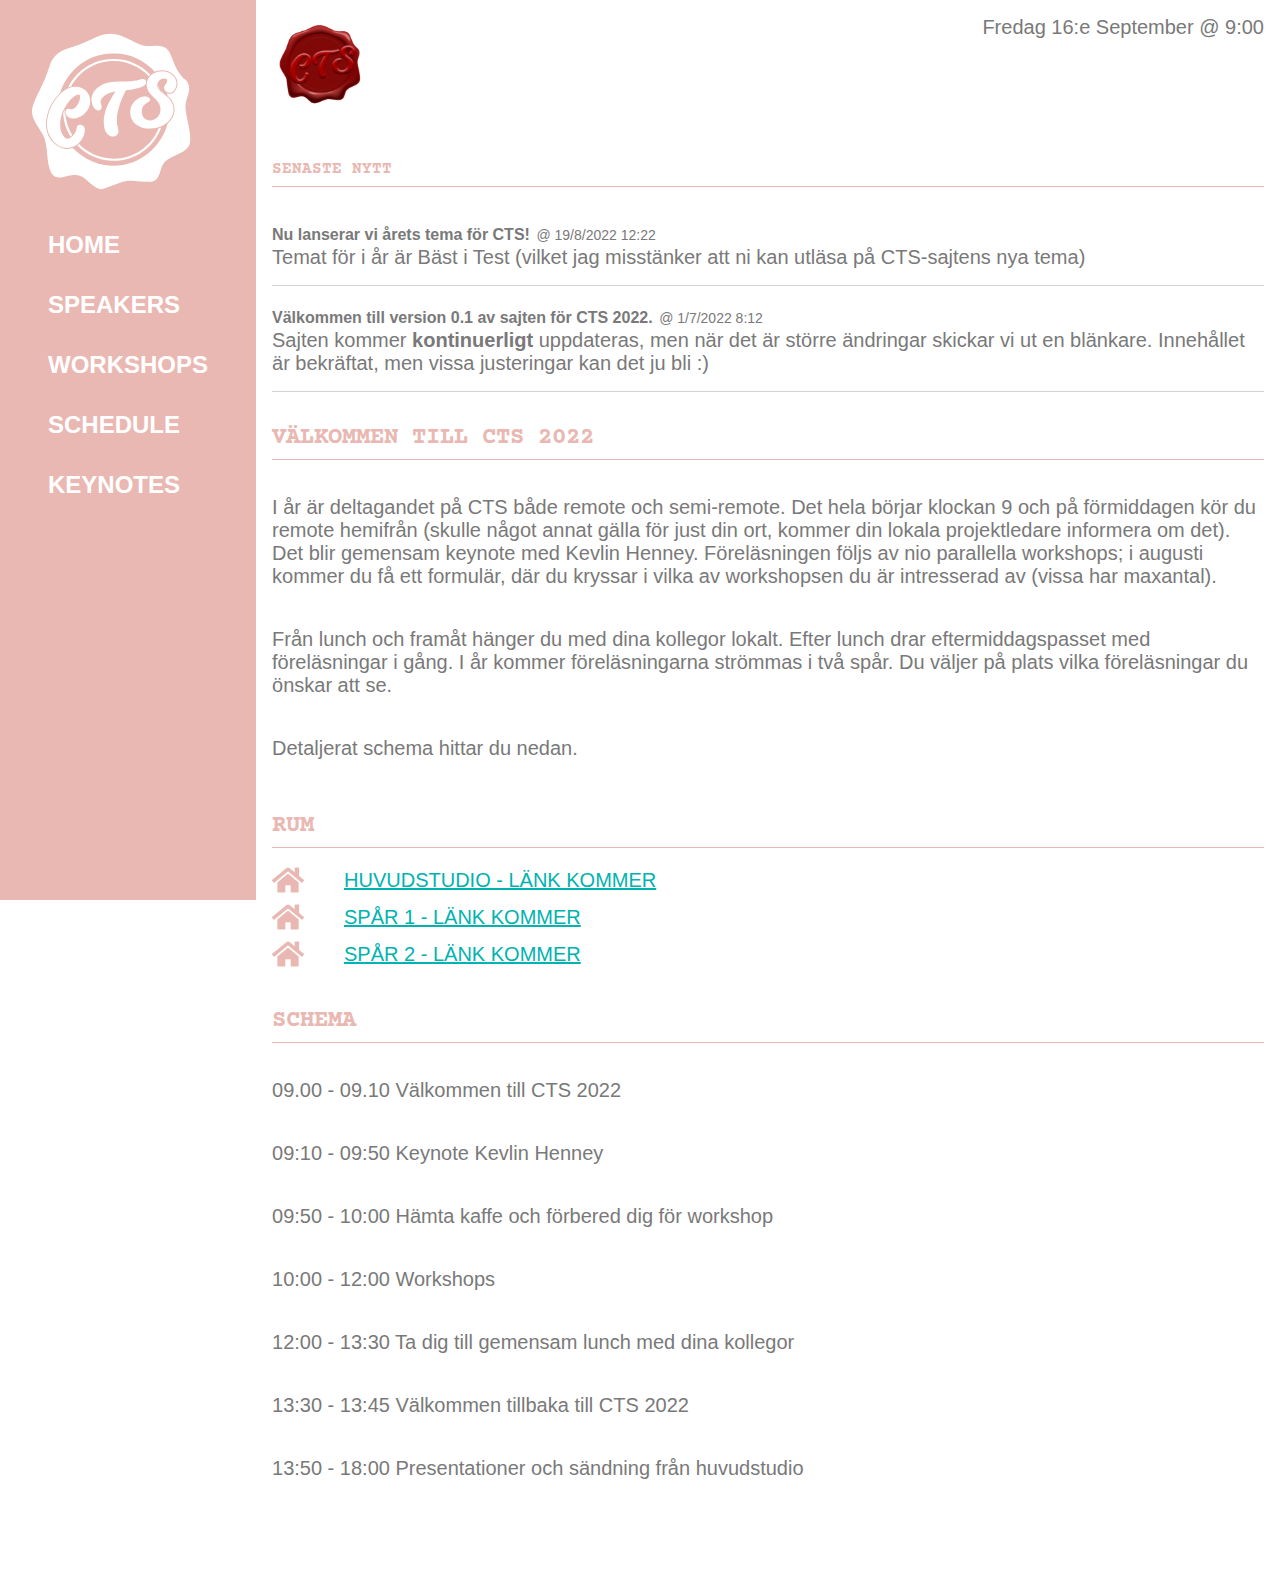
<file: index.html>
<!DOCTYPE html>
<html>
<head>
  <link rel="preconnect" href="https://fonts.googleapis.com">
  <link rel="preconnect" href="https://fonts.gstatic.com" crossorigin>
  <link href="https://fonts.googleapis.com/css2?family=Courier+Prime&display=swap" rel="stylesheet">
  <link href="styles.css" rel="stylesheet">
  <title>Home</title>
</head>
<body>
<div id="root">
  <div class="container">
    <div class="menu">
      <img src="./images/logo-white.svg" class="menu-logo">
      <a class="menu-link" href="index.html">HOME</a>
      <a class="menu-link" href="speakers.html">SPEAKERS</a>
      <a class="menu-link" href="workshops.html">WORKSHOPS</a>
      <a class="menu-link" href="schedule.html">SCHEDULE</a>
      <a class="menu-link" href="keynotes.html">KEYNOTES</a>
    </div>
    <div class="content">
      <div class="header">
        <img src="images/logo-red.svg" class="logo">
        <span>Fredag 16:e September @ 9:00</span>
      </div>
      <h1 class="small-heading">Senaste nytt</h1>
      <div class="article">
        <h3 class="heading3">
          <span class="heading3-part1">Nu lanserar vi årets tema för CTS!</span>
          <span class="heading3-part2"> @ 19/8/2022 12:22</span>
        </h3>
        <p class="no-margin">
          Temat för i år är Bäst i Test (vilket jag misstänker att ni kan utläsa på CTS-sajtens
          nya tema)
        </p>
      </div>
      <div class="article">
        <h3 class="heading3">
        <span class="heading3-part1">Välkommen till version 0.1 av sajten för CTS 2022.</span>
        <span class="heading3-part2"> @ 1/7/2022 8:12</span></h3>
        <p class="no-margin">
          Sajten kommer <strong>kontinuerligt</strong> uppdateras, men när det är större ändringar
          skickar vi ut en blänkare. Innehållet är bekräftat, men vissa justeringar kan det ju bli :)
        </p>
      </div>
      <h1 class="big-heading">Välkommen till CTS 2022</h1>
      <p>I år är deltagandet på CTS både remote och semi-remote. Det hela börjar klockan 9 och på förmiddagen kör du
        remote hemifrån (skulle något annat gälla för just din ort, kommer din lokala projektledare informera om det).
        Det blir gemensam keynote med Kevlin Henney. Föreläsningen följs av nio parallella workshops; i augusti kommer
        du få ett formulär, där du kryssar i vilka av workshopsen du är intresserad av (vissa har maxantal).</p>
      <p>Från lunch och framåt hänger du med dina kollegor lokalt. Efter lunch drar eftermiddagspasset med föreläsningar
        i gång. I år kommer föreläsningarna strömmas i två spår. Du väljer på plats vilka föreläsningar du önskar att
        se.</p>
      <p>Detaljerat schema hittar du nedan.</p>

      <h1 class="big-heading">Rum</h1>
      <a href="https://cts.cygni.se/no-room" class="house-link">
        <svg stroke="currentColor" fill="currentColor" stroke-width="0" viewBox="0 0 576 512" class="house"
           height="1em" width="1em" xmlns="http://www.w3.org/2000/svg">
          <path
            d="M280.37 148.26L96 300.11V464a16 16 0 0 0 16 16l112.06-.29a16 16 0 0 0 15.92-16V368a16 16 0 0 1 16-16h64a16 16 0 0 1 16 16v95.64a16 16 0 0 0 16 16.05L464 480a16 16 0 0 0 16-16V300L295.67 148.26a12.19 12.19 0 0 0-15.3 0zM571.6 251.47L488 182.56V44.05a12 12 0 0 0-12-12h-56a12 12 0 0 0-12 12v72.61L318.47 43a48 48 0 0 0-61 0L4.34 251.47a12 12 0 0 0-1.6 16.9l25.5 31A12 12 0 0 0 45.15 301l235.22-193.74a12.19 12.19 0 0 1 15.3 0L530.9 301a12 12 0 0 0 16.9-1.6l25.5-31a12 12 0 0 0-1.7-16.93z"></path>
        </svg>
        HUVUDSTUDIO - LÄNK KOMMER
      </a>
      <a href="https://cts.cygni.se/no-room" class="house-link">
        <svg stroke="currentColor" fill="currentColor" stroke-width="0" viewBox="0 0 576 512" class="house"
             height="1em" width="1em" xmlns="http://www.w3.org/2000/svg">
          <path
            d="M280.37 148.26L96 300.11V464a16 16 0 0 0 16 16l112.06-.29a16 16 0 0 0 15.92-16V368a16 16 0 0 1 16-16h64a16 16 0 0 1 16 16v95.64a16 16 0 0 0 16 16.05L464 480a16 16 0 0 0 16-16V300L295.67 148.26a12.19 12.19 0 0 0-15.3 0zM571.6 251.47L488 182.56V44.05a12 12 0 0 0-12-12h-56a12 12 0 0 0-12 12v72.61L318.47 43a48 48 0 0 0-61 0L4.34 251.47a12 12 0 0 0-1.6 16.9l25.5 31A12 12 0 0 0 45.15 301l235.22-193.74a12.19 12.19 0 0 1 15.3 0L530.9 301a12 12 0 0 0 16.9-1.6l25.5-31a12 12 0 0 0-1.7-16.93z"></path>
        </svg>
        SPÅR 1 - LÄNK KOMMER
      </a>
      <a href="https://cts.cygni.se/no-room" class="house-link">
        <svg stroke="currentColor" fill="currentColor" stroke-width="0" viewBox="0 0 576 512" class="house"
             height="1em" width="1em" xmlns="http://www.w3.org/2000/svg">
          <path
            d="M280.37 148.26L96 300.11V464a16 16 0 0 0 16 16l112.06-.29a16 16 0 0 0 15.92-16V368a16 16 0 0 1 16-16h64a16 16 0 0 1 16 16v95.64a16 16 0 0 0 16 16.05L464 480a16 16 0 0 0 16-16V300L295.67 148.26a12.19 12.19 0 0 0-15.3 0zM571.6 251.47L488 182.56V44.05a12 12 0 0 0-12-12h-56a12 12 0 0 0-12 12v72.61L318.47 43a48 48 0 0 0-61 0L4.34 251.47a12 12 0 0 0-1.6 16.9l25.5 31A12 12 0 0 0 45.15 301l235.22-193.74a12.19 12.19 0 0 1 15.3 0L530.9 301a12 12 0 0 0 16.9-1.6l25.5-31a12 12 0 0 0-1.7-16.93z"></path>
        </svg>
        SPÅR 2 - LÄNK KOMMER
      </a>

      <h1 class="big-heading">Schema</h1>
      <p>09.00 - 09.10 Välkommen till CTS 2022</p>
      <p>09:10 - 09:50 Keynote Kevlin Henney</p>
      <p>09:50 - 10:00 Hämta kaffe och förbered dig för workshop</p>
      <p>10:00 - 12:00 Workshops</p>
      <p>12:00 - 13:30 Ta dig till gemensam lunch med dina kollegor</p>
      <p>13:30 - 13:45 Välkommen tillbaka till CTS 2022</p>
      <p>13:50 - 18:00 Presentationer och sändning från huvudstudio</p>
    </div>
  </div>
</div>
</body>
</html>
</file>
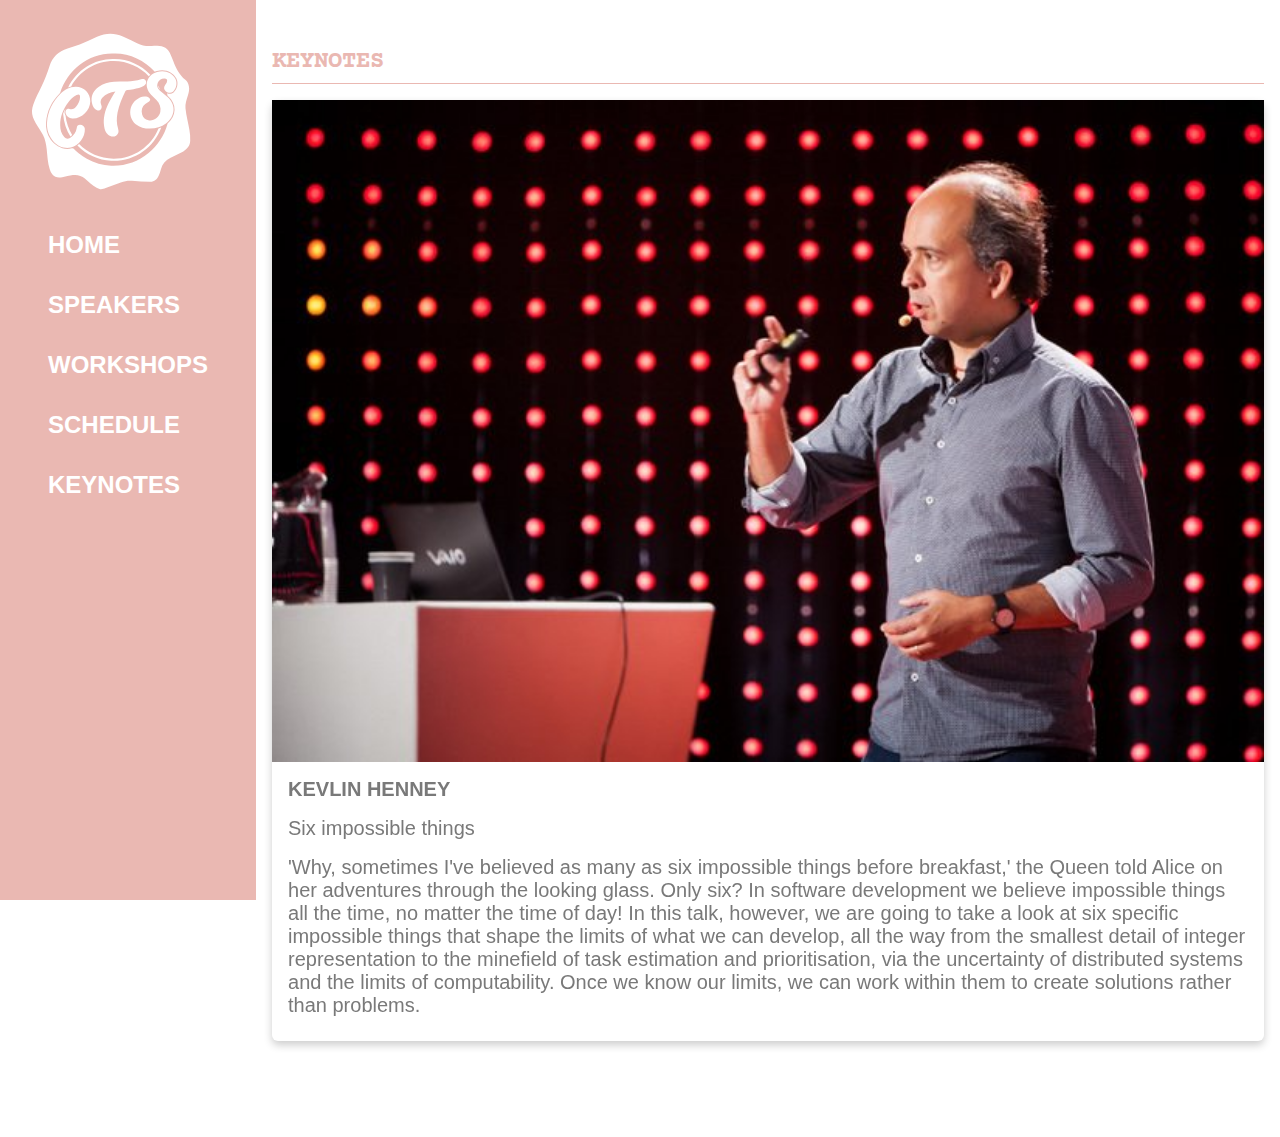
<file: keynotes.html>
<!DOCTYPE html>
<html>
<head>
  <link rel="preconnect" href="https://fonts.googleapis.com">
  <link rel="preconnect" href="https://fonts.gstatic.com" crossorigin>
  <link href="https://fonts.googleapis.com/css2?family=Courier+Prime&display=swap" rel="stylesheet">
  <link href="styles.css" rel="stylesheet">
  <title>Home</title>
</head>
<body>
<div id="root">
  <div class="container">
    <div class="menu">
      <img src="./images/logo-white.svg" class="menu-logo">
      <a class="menu-link" href="index.html">HOME</a>
      <a class="menu-link" href="speakers.html">SPEAKERS</a>
      <a class="menu-link" href="workshops.html">WORKSHOPS</a>
      <a class="menu-link" href="schedule.html">SCHEDULE</a>
      <a class="menu-link" href="keynotes.html">KEYNOTES</a>
    </div>
    <div class="content">
      <h1 class="big-heading">Keynotes</h1>
      <div class="speakers-grid">
        <div class="grid-item">
          <div class="grid-item-content">
            <img src="images/kevlin-henney.jpg" class="speaker-image">
            <h2 class="speaker-name">KEVLIN HENNEY</h2>
            <div class="speaker-topic">Six impossible things</div>
            <div style="padding-bottom: 1.5rem;" class="speaker-topic">'Why, sometimes I've believed as many as six
              impossible things before breakfast,' the Queen told Alice on her adventures through the looking glass.
              Only six? In software development we believe impossible things all the time, no matter the time of day! In
              this talk, however, we are going to take a look at six specific impossible things that shape the limits of
              what we can develop, all the way from the smallest detail of integer representation to the minefield of
              task estimation and prioritisation, via the uncertainty of distributed systems and the limits of
              computability. Once we know our limits, we can work within them to create solutions rather than problems.
            </div>
          </div>
        </div>
      </div>
    </div>
  </div>
</div>
</body>
</html>
</file>
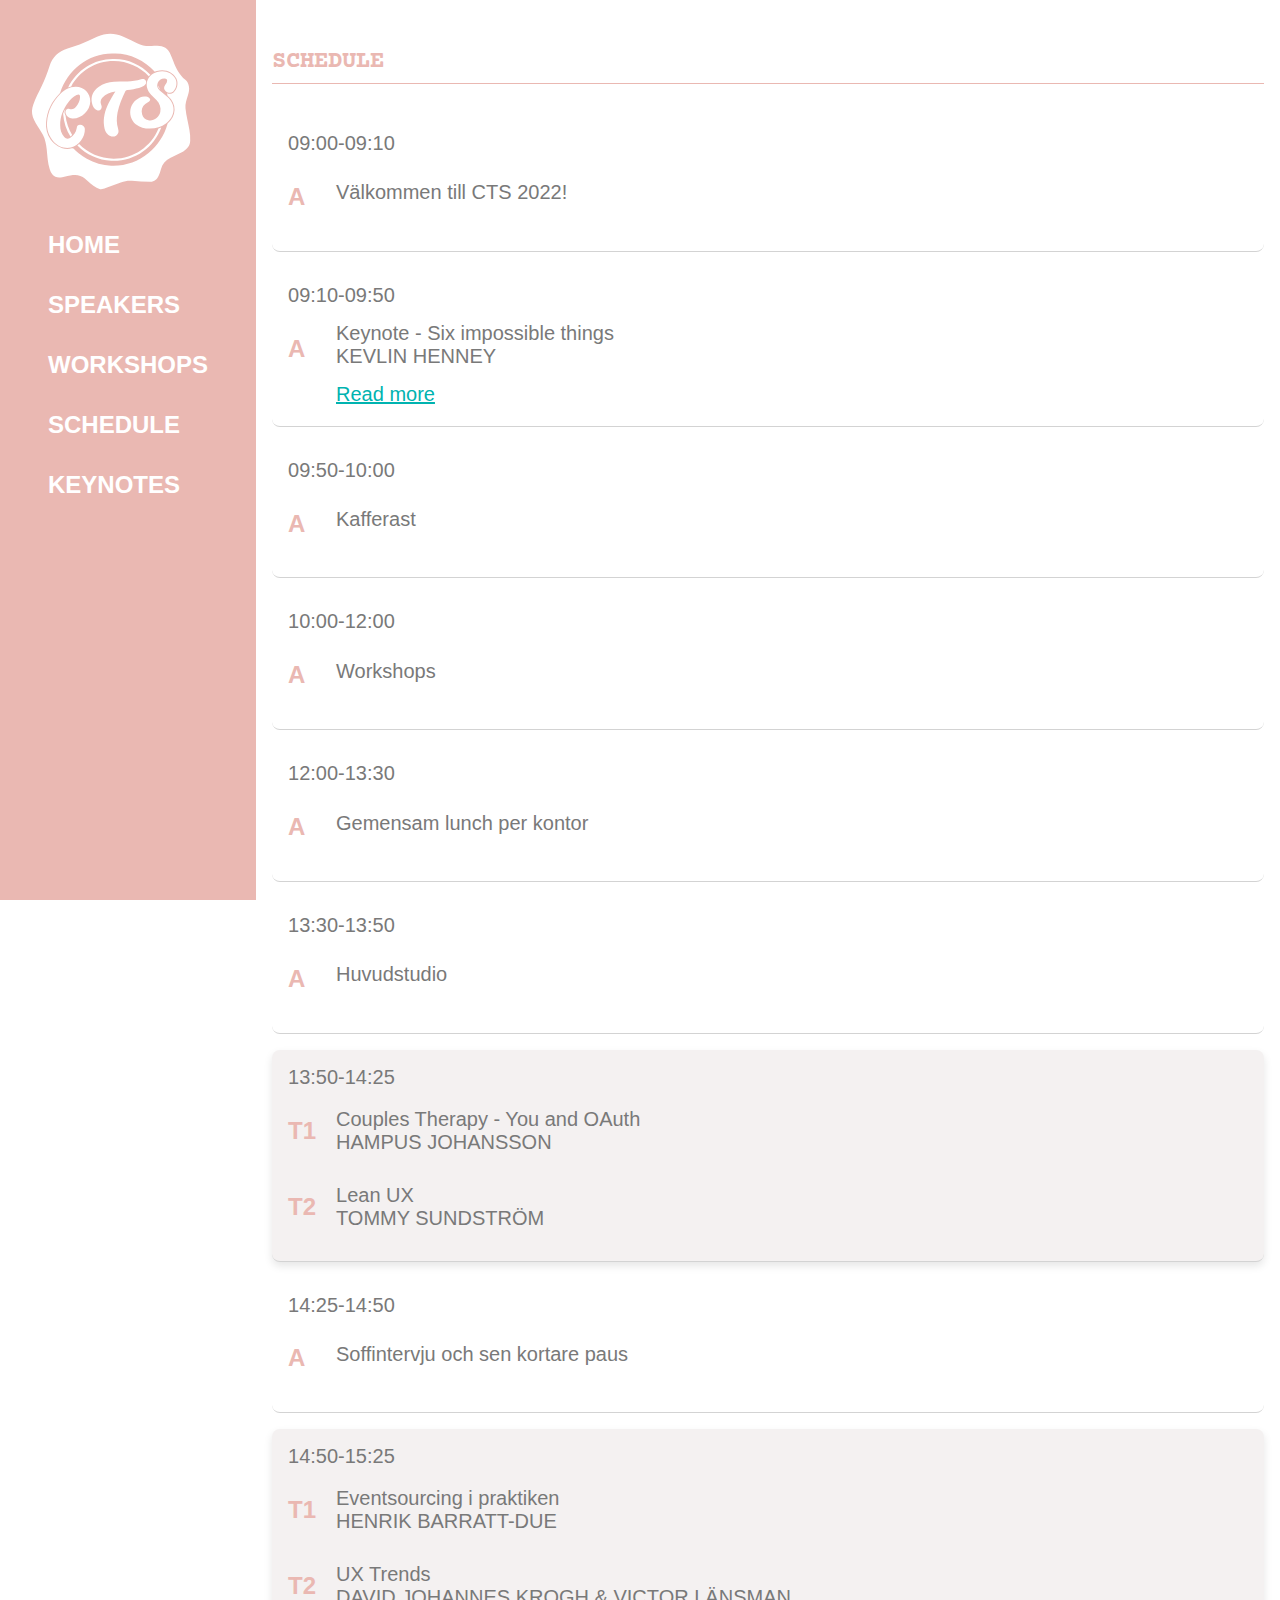
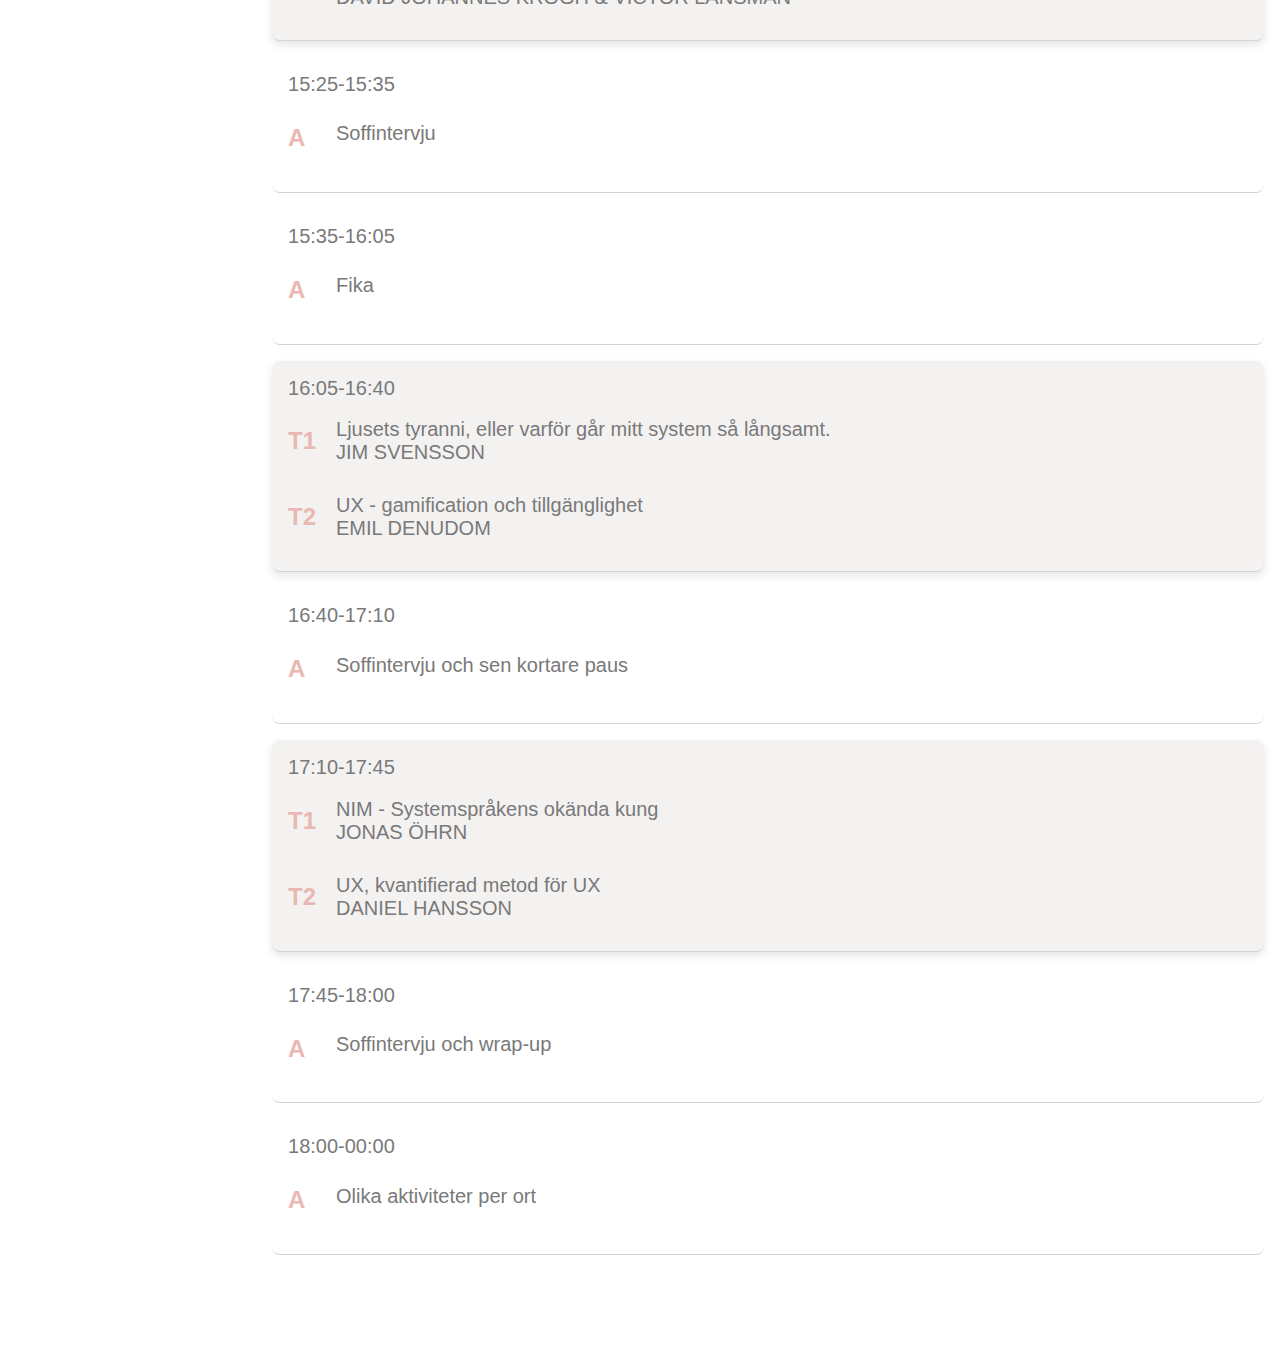
<file: schedule.html>
<!DOCTYPE html>
<html>
<head>
  <link rel="preconnect" href="https://fonts.googleapis.com">
  <link rel="preconnect" href="https://fonts.gstatic.com" crossorigin>
  <link href="https://fonts.googleapis.com/css2?family=Courier+Prime&display=swap" rel="stylesheet">
  <link href="styles.css" rel="stylesheet">
  <title>Home</title>
</head>
<body>
<div id="root">
  <div class="container">
    <div class="menu">
      <img src="./images/logo-white.svg" class="menu-logo">
      <a class="menu-link" href="index.html">HOME</a>
      <a class="menu-link" href="speakers.html">SPEAKERS</a>
      <a class="menu-link" href="workshops.html">WORKSHOPS</a>
      <a class="menu-link" href="schedule.html">SCHEDULE</a>
      <a class="menu-link" href="keynotes.html">KEYNOTES</a>
    </div>
    <div class="content">
      <h1 class="big-heading">Schedule</h1>
      <div class="schedule-item">09:00-09:10
        <div class="room">
          <a class="room-link" href="#/no-room">
            <h2 class="room-heading">A</h2>
          </a>
          <div class="room-content">
            <div>Välkommen till CTS 2022!</div>
            <div class="margin-bottom"></div>
          </div>
        </div>
      </div>
      <div class="schedule-item">09:10-09:50
        <div class="room">
          <a class="room-link" href="#/no-room">
            <h2 class="room-heading">A</h2>
          </a>
          <div class="room-content">
            <div>Keynote - Six impossible things</div>
            <div class="margin-bottom">KEVLIN HENNEY</div>
          </div>
        </div>
        <a style="padding: 3rem;" href="keynotes.html">Read more</a></div>
      <div class="schedule-item">09:50-10:00
        <div class="room">
          <a class="room-link" href="#/no-room">
            <h2 class="room-heading">A</h2>
          </a>
          <div class="room-content">
            <div>Kafferast</div>
            <div class="margin-bottom"></div>
          </div>
        </div>
      </div>
      <div class="schedule-item">10:00-12:00
        <div class="room">
          <a class="room-link" href="#/no-room">
            <h2 class="room-heading">A</h2>
          </a>
          <div class="room-content">
            <div>Workshops</div>
            <div class="margin-bottom"></div>
          </div>
        </div>
      </div>
      <div class="schedule-item">12:00-13:30
        <div class="room">
          <a class="room-link" href="#/no-room">
            <h2 class="room-heading">A</h2>
          </a>
          <div class="room-content">
            <div>Gemensam lunch per kontor</div>
            <div class="margin-bottom"></div>
          </div>
        </div>
      </div>
      <div class="schedule-item">13:30-13:50
        <div class="room">
          <a class="room-link" href="#/no-room">
            <h2 class="room-heading">A</h2>
          </a>
          <div class="room-content">
            <div>Huvudstudio</div>
            <div class="margin-bottom"></div>
          </div>
        </div>
      </div>
      <div class="schedule-group">13:50-14:25
        <div class="room">
          <a class="room-link" href="#/no-room">
            <h2 class="room-heading">T1</h2>
          </a>
          <div class="room-content">
            <div>Couples Therapy - You and OAuth</div>
            <a class="room-link" href="#/talk/0">HAMPUS JOHANSSON</a></div>
        </div>
        <div class="room">
          <a class="room-link" href="#/no-room">
            <h2 class="room-heading">T2</h2>
          </a>
          <div class="room-content">
            <div>Lean UX</div>
            <a class="room-link" href="#/talk/3">TOMMY SUNDSTRÖM</a></div>
        </div>
      </div>
      <div class="schedule-item">14:25-14:50
        <div class="room">
          <a class="room-link" href="#/no-room">
            <h2 class="room-heading">A</h2>
          </a>
          <div class="room-content">
            <div>Soffintervju och sen kortare paus</div>
            <div class="margin-bottom"></div>
          </div>
        </div>
      </div>
      <div class="schedule-group">14:50-15:25
        <div class="room">
          <a class="room-link" href="#/no-room">
            <h2 class="room-heading">T1</h2>
          </a>
          <div class="room-content">
            <div>Eventsourcing i praktiken</div>
            <a class="room-link" href="#/talk/1">HENRIK BARRATT-DUE</a></div>
        </div>
        <div class="room">
          <a class="room-link" href="#/no-room">
            <h2 class="room-heading">T2</h2>
          </a>
          <div class="room-content">
            <div>UX Trends</div>
            <a class="room-link" href="#/talk/4">DAVID JOHANNES KROGH &amp; VICTOR LÄNSMAN</a></div>
        </div>
      </div>
      <div class="schedule-item">15:25-15:35
        <div class="room">
          <a class="room-link" href="#/no-room">
            <h2 class="room-heading">A</h2>
          </a>
          <div class="room-content">
            <div>Soffintervju</div>
            <div class="margin-bottom"></div>
          </div>
        </div>
      </div>
      <div class="schedule-item">15:35-16:05
        <div class="room">
          <a class="room-link" href="#/no-room">
            <h2 class="room-heading">A</h2>
          </a>
          <div class="room-content">
            <div>Fika</div>
            <div class="margin-bottom"></div>
          </div>
        </div>
      </div>
      <div class="schedule-group">16:05-16:40
        <div class="room">
          <a class="room-link" href="#/no-room">
            <h2 class="room-heading">T1</h2>
          </a>
          <div class="room-content">
            <div>Ljusets tyranni, eller varför går mitt system så långsamt.</div>
            <a class="room-link" href="#/talk/2">JIM SVENSSON</a></div>
        </div>
        <div class="room">
          <a class="room-link" href="#/no-room">
            <h2 class="room-heading">T2</h2>
          </a>
          <div class="room-content">
            <div>UX - gamification och tillgänglighet</div>
            <a class="room-link" href="#/talk/6">EMIL DENUDOM</a></div>
        </div>
      </div>
      <div class="schedule-item">16:40-17:10
        <div class="room">
          <a class="room-link" href="#/no-room">
            <h2 class="room-heading">A</h2>
          </a>
          <div class="room-content">
            <div>Soffintervju och sen kortare paus</div>
            <div class="margin-bottom"></div>
          </div>
        </div>
      </div>
      <div class="schedule-group">17:10-17:45
        <div class="room">
          <a class="room-link" href="#/no-room">
            <h2 class="room-heading">T1</h2>
          </a>
          <div class="room-content">
            <div>NIM - Systemspråkens okända kung</div>
            <a class="room-link" href="#/talk/5">JONAS ÖHRN</a></div>
        </div>
        <div class="room">
          <a class="room-link" href="#/no-room">
            <h2 class="room-heading">T2</h2>
          </a>
          <div class="room-content">
            <div>UX, kvantifierad metod för UX</div>
            <a class="room-link" href="#/talk/7">DANIEL HANSSON</a></div>
        </div>
      </div>
      <div class="schedule-item">17:45-18:00
        <div class="room">
          <a class="room-link" href="#/no-room">
            <h2 class="room-heading">A</h2>
          </a>
          <div class="room-content">
            <div>Soffintervju och wrap-up</div>
            <div class="margin-bottom"></div>
          </div>
        </div>
      </div>
      <div class="schedule-item">18:00-00:00
        <div class="room">
          <a class="room-link" href="#/no-room">
            <h2 class="room-heading">A</h2>
          </a>
          <div class="room-content">
            <div>Olika aktiviteter per ort</div>
            <div class="margin-bottom"></div>
          </div>
        </div>
      </div>
    </div>
  </div>
</div>
</body>
</html>
</file>
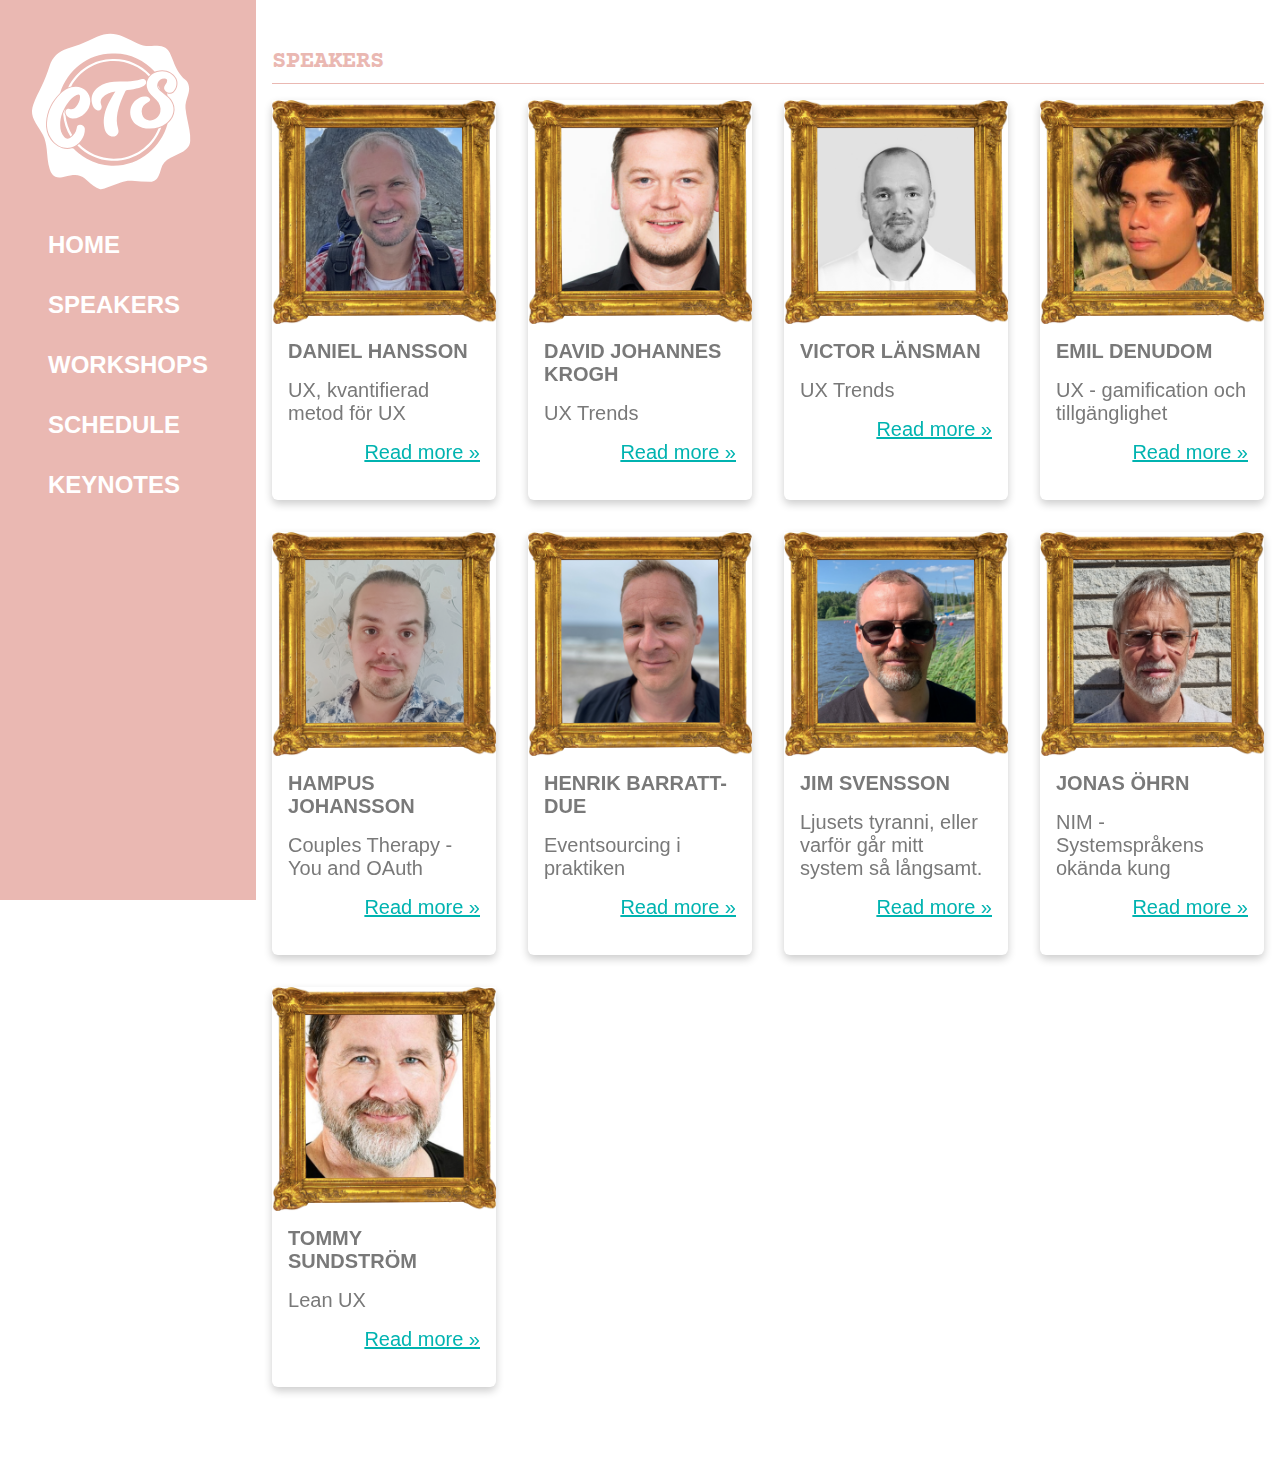
<file: speakers.html>
<!DOCTYPE html>
<html>
<head>
  <link rel="preconnect" href="https://fonts.googleapis.com">
  <link rel="preconnect" href="https://fonts.gstatic.com" crossorigin>
  <link href="https://fonts.googleapis.com/css2?family=Courier+Prime&display=swap" rel="stylesheet">
  <link href="styles.css" rel="stylesheet">
  <title>Home</title>
</head>
<body>
<div id="root">
  <div class="container">
    <div class="menu">
      <img src="./images/logo-white.svg" class="menu-logo">
      <a class="menu-link" href="index.html">HOME</a>
      <a class="menu-link" href="speakers.html">SPEAKERS</a>
      <a class="menu-link" href="workshops.html">WORKSHOPS</a>
      <a class="menu-link" href="schedule.html">SCHEDULE</a>
      <a class="menu-link" href="keynotes.html">KEYNOTES</a>
    </div>
    <div class="content">
      <h1 class="big-heading">Speakers</h1>
      <div class="speakers-grid">
        <div class="grid-item">
          <div class="grid-item-content">
            <img src="images/daniel-hansson.png" class="speaker-image">
            <h2 class="speaker-name">DANIEL HANSSON</h2>
            <div class="speaker-topic">UX, kvantifierad metod för UX</div>
            <p class="speaker-link"><a href="#/talk/7">Read more »</a></p></div>
        </div>
        <div class="grid-item">
          <div class="grid-item-content">
            <img src="images/david-johannes-krogh.png" class="speaker-image">
            <h2 class="speaker-name">DAVID JOHANNES KROGH</h2>
            <div class="speaker-topic">UX Trends</div>
            <p class="speaker-link"><a href="#/talk/4">Read more »</a></p></div>
        </div>
        <div class="grid-item">
          <div class="grid-item-content">
            <img src="images/victor-lansman.png" class="speaker-image">
            <h2 class="speaker-name">VICTOR LÄNSMAN</h2>
            <div class="speaker-topic">UX Trends</div>
            <p class="speaker-link"><a href="#/talk/4">Read more »</a></p></div>
        </div>
        <div class="grid-item">
          <div class="grid-item-content">
            <img src="images/emil-denudom.png" class="speaker-image">
            <h2 class="speaker-name">EMIL DENUDOM</h2>
            <div class="speaker-topic">UX - gamification och tillgänglighet</div>
            <p class="speaker-link"><a href="#/talk/6">Read more »</a></p></div>
        </div>
        <div class="grid-item">
          <div class="grid-item-content">
            <img src="images/hampus-johansson.png" class="speaker-image">
            <h2 class="speaker-name">HAMPUS JOHANSSON</h2>
            <div class="speaker-topic">Couples Therapy - You and OAuth</div>
            <p class="speaker-link"><a href="#/talk/0">Read more »</a></p></div>
        </div>
        <div class="grid-item">
          <div class="grid-item-content">
            <img src="images/henrik-barratt-due.png" class="speaker-image"
                                            >
            <h2 class="speaker-name">HENRIK BARRATT-DUE</h2>
            <div class="speaker-topic">Eventsourcing i praktiken</div>
            <p class="speaker-link"><a href="#/talk/1">Read more »</a></p></div>
        </div>
        <div class="grid-item">
          <div class="grid-item-content">
            <img src="images/jim-svensson.png" class="speaker-image">
            <h2 class="speaker-name">JIM SVENSSON</h2>
            <div class="speaker-topic">Ljusets tyranni, eller varför går mitt system så långsamt.</div>
            <p class="speaker-link"><a href="#/talk/2">Read more »</a></p></div>
        </div>
        <div class="grid-item">
          <div class="grid-item-content">
            <img src="images/jonas-ohrn.png" class="speaker-image">
            <h2 class="speaker-name">JONAS ÖHRN</h2>
            <div class="speaker-topic">NIM - Systemspråkens okända kung</div>
            <p class="speaker-link"><a href="#/talk/5">Read more »</a></p></div>
        </div>
        <div class="grid-item">
          <div class="grid-item-content">
            <img src="images/tommy-sundstrom.png" class="speaker-image">
            <h2 class="speaker-name">TOMMY SUNDSTRÖM</h2>
            <div class="speaker-topic">Lean UX</div>
            <p class="speaker-link"><a href="#/talk/3">Read more »</a></p></div>
        </div>
      </div>
    </div>
  </div>
</div>
</body>
</html>
</file>
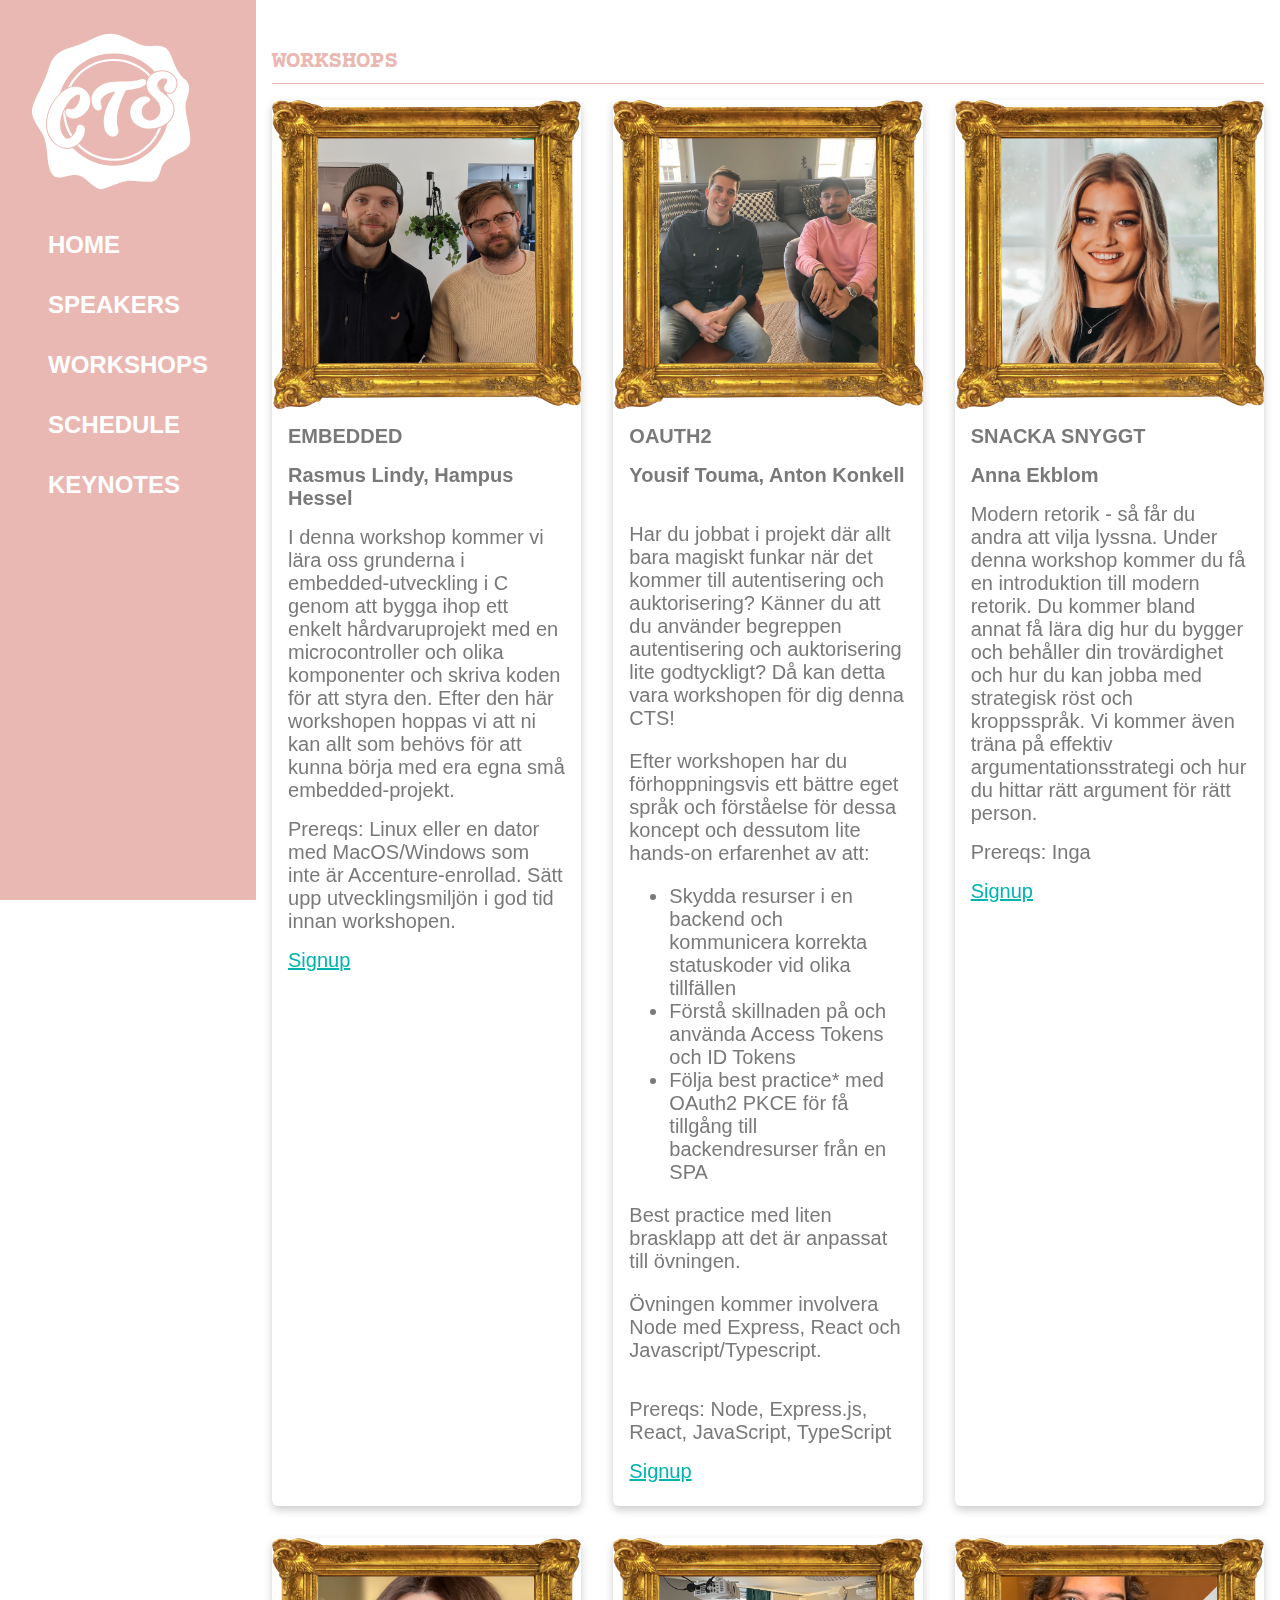
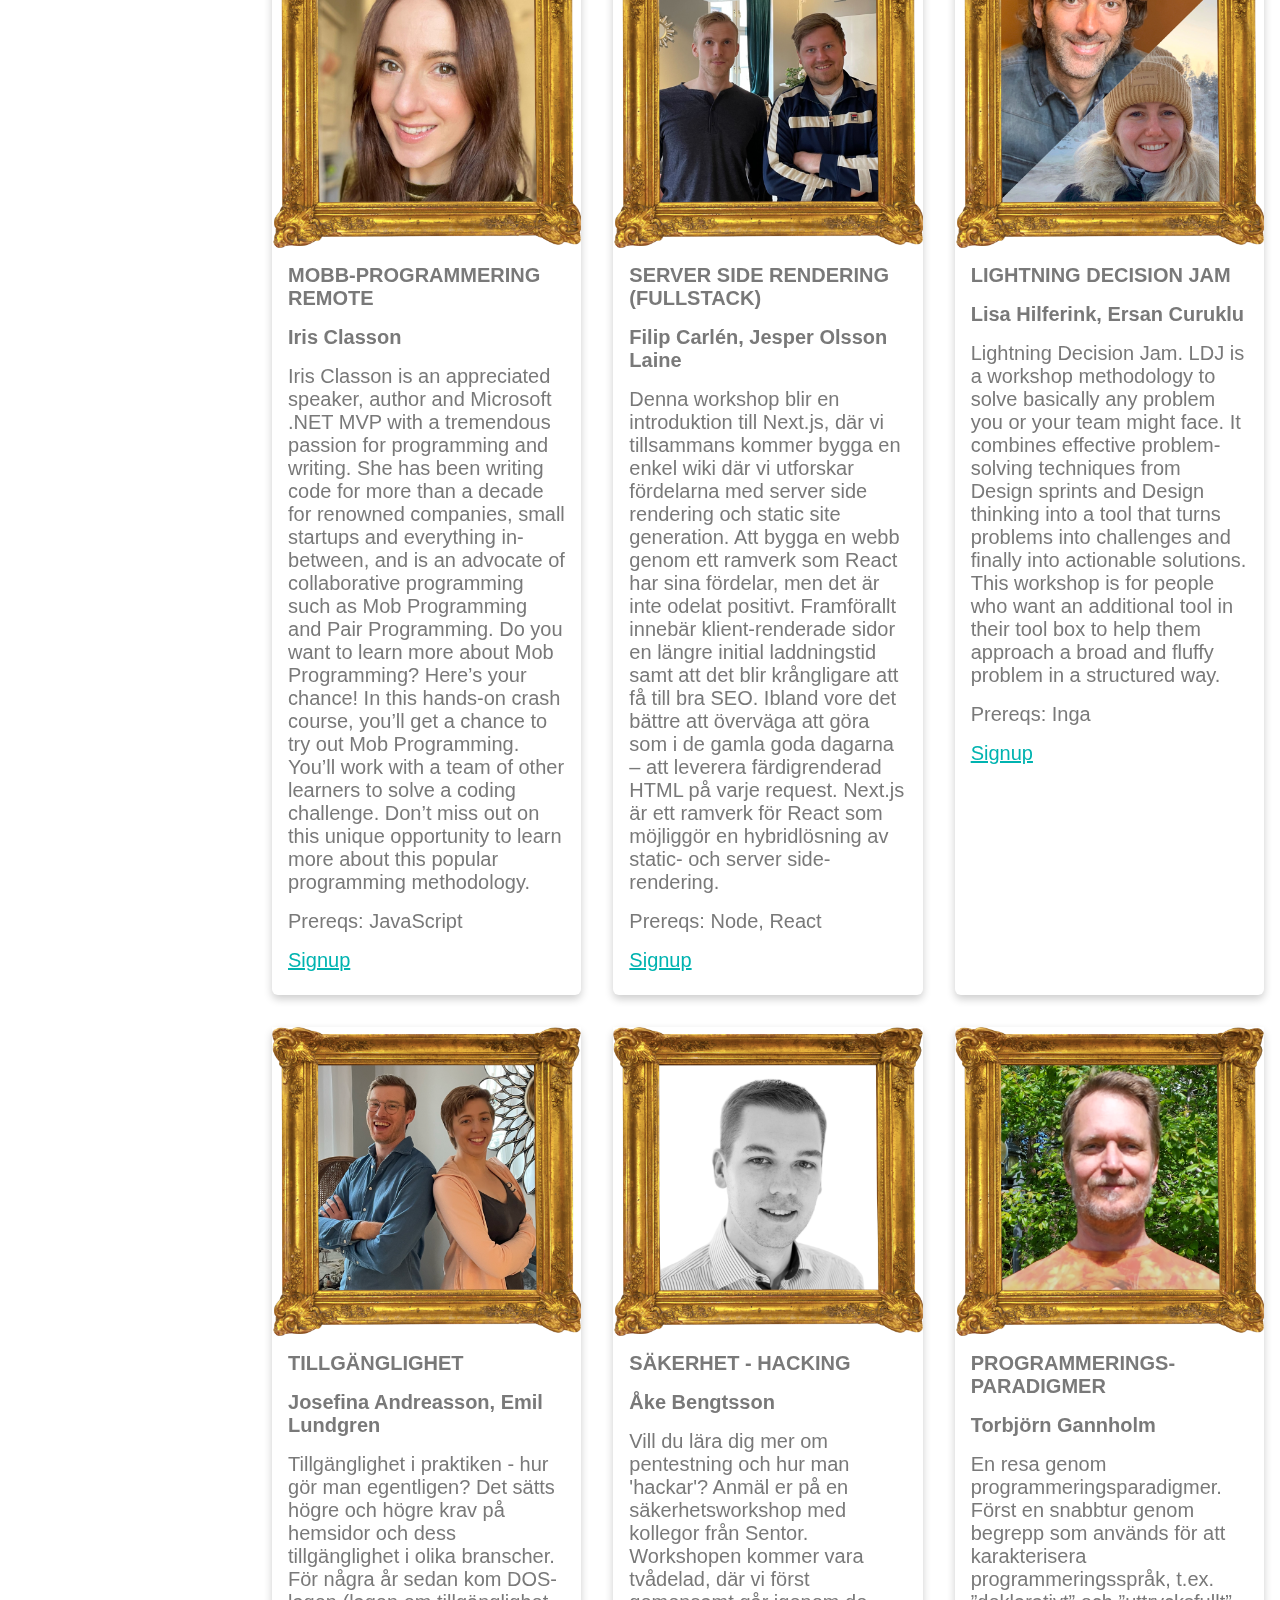
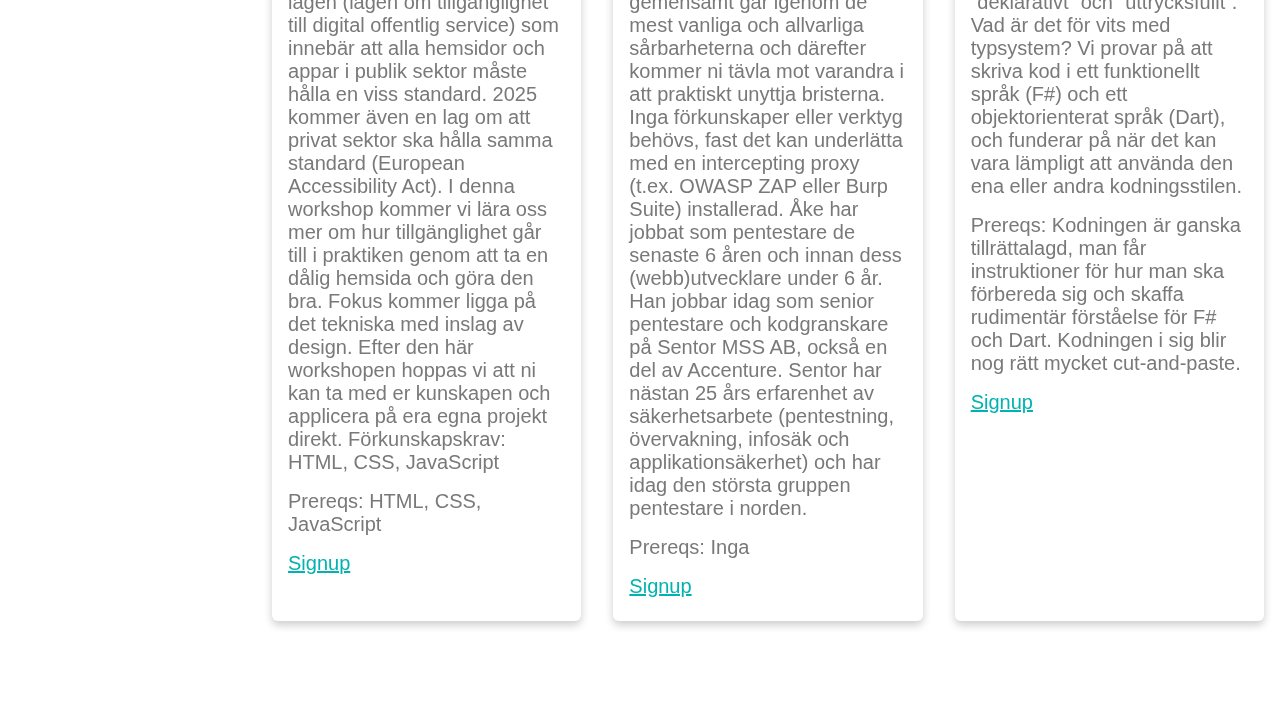
<file: workshops.html>
<!DOCTYPE html>
<html>
<head>
  <link rel="preconnect" href="https://fonts.googleapis.com">
  <link rel="preconnect" href="https://fonts.gstatic.com" crossorigin>
  <link href="https://fonts.googleapis.com/css2?family=Courier+Prime&display=swap" rel="stylesheet">
  <link href="styles.css" rel="stylesheet">
  <title>Home</title>
</head>
<body>
<div id="root">
  <div class="container">
    <div class="menu">
      <img src="./images/logo-white.svg" class="menu-logo">
      <a class="menu-link" href="index.html">HOME</a>
      <a class="menu-link" href="speakers.html">SPEAKERS</a>
      <a class="menu-link" href="workshops.html">WORKSHOPS</a>
      <a class="menu-link" href="schedule.html">SCHEDULE</a>
      <a class="menu-link" href="keynotes.html">KEYNOTES</a>
    </div>
    <div class="content">
      <h1 class="big-heading">Workshops</h1>
      <div class="workshops-grid">
        <div class="grid-item">
          <div class="grid-item-content">
            <img src="images/embedded.png" class="speaker-image">
            <h2 class="speaker-name">EMBEDDED</h2>
            <h2 class="speaker-name">Rasmus Lindy, Hampus Hessel</h2>
            <div class="speaker-topic">I denna workshop kommer vi lära oss grunderna i embedded-utveckling i C genom
              att bygga ihop ett enkelt hårdvaruprojekt med en microcontroller och olika komponenter och skriva koden
              för att styra den. Efter den här workshopen hoppas vi att ni kan allt som behövs för att kunna börja med
              era egna små embedded-projekt.
            </div>
            <div class="speaker-topic">Prereqs: Linux eller en dator med MacOS/Windows som inte är
              Accenture-enrollad. Sätt upp utvecklingsmiljön i god tid innan workshopen.
            </div>
            <a href="https://forms.gle/SwVKx66ofasvU9wt5" class="speaker-topic">Signup</a><br></div>
        </div>
        <div class="grid-item">
          <div class="grid-item-content">
            <img src="images/oauth2.png" class="speaker-image">
            <h2 class="speaker-name">OAUTH2</h2>
            <h2 class="speaker-name">Yousif Touma, Anton Konkell</h2>
            <div class="speaker-topic"><p>Har du jobbat i projekt där allt bara magiskt funkar när det kommer till
              autentisering och auktorisering? Känner du att du använder begreppen autentisering och auktorisering lite
              godtyckligt? Då kan detta vara workshopen för dig denna CTS!</p>
              <p>Efter workshopen har du förhoppningsvis ett bättre eget språk och förståelse för dessa koncept och
                dessutom lite hands-on erfarenhet av att:</p>
              <ul>
                <li>Skydda resurser i en backend och kommunicera korrekta statuskoder vid olika tillfällen</li>
                <li>Förstå skillnaden på och använda Access Tokens och ID Tokens</li>
                <li>Följa best practice* med OAuth2 PKCE för få tillgång till backendresurser från en SPA</li>
              </ul>
              <p>Best practice med liten brasklapp att det är anpassat till övningen.</p>
              <p>Övningen kommer involvera Node med Express, React och Javascript/Typescript.</p></div>
            <div class="speaker-topic">Prereqs: Node, Express.js, React, JavaScript, TypeScript</div>
            <a href="https://forms.gle/SwVKx66ofasvU9wt5" class="speaker-topic">Signup</a><br></div>
        </div>
        <div class="grid-item">
          <div class="grid-item-content">
            <img src="images/snacka-snyggt.png" class="speaker-image">
            <h2 class="speaker-name">SNACKA SNYGGT</h2>
            <h2 class="speaker-name">Anna Ekblom</h2>
            <div class="speaker-topic">Modern retorik - så får du andra att vilja lyssna. Under denna workshop kommer
              du få en introduktion till modern retorik. Du kommer bland annat få lära dig hur du bygger och behåller
              din trovärdighet och hur du kan jobba med strategisk röst och kroppsspråk. Vi kommer även träna på
              effektiv argumentationsstrategi och hur du hittar rätt argument för rätt person.
            </div>
            <div class="speaker-topic">Prereqs: Inga</div>
            <a href="https://forms.gle/SwVKx66ofasvU9wt5" class="speaker-topic">Signup</a><br></div>
        </div>
        <div class="grid-item">
          <div class="grid-item-content">
            <img src="images/mobb.png" class="speaker-image">
            <h2 class="speaker-name">MOBB-PROGRAMMERING REMOTE</h2>
            <h2 class="speaker-name">Iris Classon</h2>
            <div class="speaker-topic">Iris Classon is an appreciated speaker, author and Microsoft .NET MVP with a
              tremendous passion for programming and writing. She has been writing code for more than a decade for
              renowned companies, small startups and everything in-between, and is an advocate of collaborative
              programming such as Mob Programming and Pair Programming. Do you want to learn more about Mob Programming?
              Here’s your chance! In this hands-on crash course, you’ll get a chance to try out Mob Programming. You’ll
              work with a team of other learners to solve a coding challenge. Don’t miss out on this unique opportunity
              to learn more about this popular programming methodology.
            </div>
            <div class="speaker-topic">Prereqs: JavaScript</div>
            <a href="https://forms.gle/SwVKx66ofasvU9wt5" class="speaker-topic">Signup</a><br></div>
        </div>
        <div class="grid-item">
          <div class="grid-item-content">
            <img src="images/ssr.png" class="speaker-image">
            <h2 class="speaker-name">SERVER SIDE RENDERING (FULLSTACK)</h2>
            <h2 class="speaker-name">Filip Carlén, Jesper Olsson Laine</h2>
            <div class="speaker-topic">Denna workshop blir en introduktion till Next.js, där vi tillsammans kommer
              bygga en enkel wiki där vi utforskar fördelarna med server side rendering och static site generation. Att
              bygga en webb genom ett ramverk som React har sina fördelar, men det är inte odelat positivt. Framförallt
              innebär klient-renderade sidor en längre initial laddningstid samt att det blir krångligare att få till
              bra SEO. Ibland vore det bättre att överväga att göra som i de gamla goda dagarna – att leverera
              färdigrenderad HTML på varje request. Next.js är ett ramverk för React som möjliggör en hybridlösning av
              static- och server side-rendering.
            </div>
            <div class="speaker-topic">Prereqs: Node, React</div>
            <a href="https://forms.gle/SwVKx66ofasvU9wt5" class="speaker-topic">Signup</a><br></div>
        </div>
        <div class="grid-item">
          <div class="grid-item-content">
            <img src="images/lightning.png" class="speaker-image">
            <h2 class="speaker-name">LIGHTNING DECISION JAM</h2>
            <h2 class="speaker-name">Lisa Hilferink, Ersan Curuklu</h2>
            <div class="speaker-topic">Lightning Decision Jam. LDJ is a workshop methodology to solve basically any
              problem you or your team might face. It combines effective problem-solving techniques from Design sprints
              and Design thinking into a tool that turns problems into challenges and finally into actionable solutions.
              This workshop is for people who want an additional tool in their tool box to help them approach a broad
              and fluffy problem in a structured way.
            </div>
            <div class="speaker-topic">Prereqs: Inga</div>
            <a href="https://forms.gle/SwVKx66ofasvU9wt5" class="speaker-topic">Signup</a><br></div>
        </div>
        <div class="grid-item">
          <div class="grid-item-content">
            <img src="images/wcag.png" class="speaker-image">
            <h2 class="speaker-name">TILLGÄNGLIGHET</h2>
            <h2 class="speaker-name">Josefina Andreasson, Emil Lundgren</h2>
            <div class="speaker-topic">Tillgänglighet i praktiken - hur gör man egentligen? Det sätts högre och högre
              krav på hemsidor och dess tillgänglighet i olika branscher. För några år sedan kom DOS-lagen (lagen om
              tillgänglighet till digital offentlig service) som innebär att alla hemsidor och appar i publik sektor
              måste hålla en viss standard. 2025 kommer även en lag om att privat sektor ska hålla samma standard
              (European Accessibility Act). I denna workshop kommer vi lära oss mer om hur tillgänglighet går till i
              praktiken genom att ta en dålig hemsida och göra den bra. Fokus kommer ligga på det tekniska med inslag av
              design. Efter den här workshopen hoppas vi att ni kan ta med er kunskapen och applicera på era egna
              projekt direkt. Förkunskapskrav: HTML, CSS, JavaScript
            </div>
            <div class="speaker-topic">Prereqs: HTML, CSS, JavaScript</div>
            <a href="https://forms.gle/SwVKx66ofasvU9wt5" class="speaker-topic">Signup</a><br></div>
        </div>
        <div class="grid-item">
          <div class="grid-item-content">
            <img src="images/hacking.png" class="speaker-image">
            <h2 class="speaker-name">SÄKERHET - HACKING</h2>
            <h2 class="speaker-name">Åke Bengtsson</h2>
            <div class="speaker-topic">Vill du lära dig mer om pentestning och hur man 'hackar'? Anmäl er på en
              säkerhetsworkshop med kollegor från Sentor. Workshopen kommer vara tvådelad, där vi först gemensamt går
              igenom de mest vanliga och allvarliga sårbarheterna och därefter kommer ni tävla mot varandra i att
              praktiskt unyttja bristerna. Inga förkunskaper eller verktyg behövs, fast det kan underlätta med en
              intercepting proxy (t.ex. OWASP ZAP eller Burp Suite) installerad. Åke har jobbat som pentestare de
              senaste 6 åren och innan dess (webb)utvecklare under 6 år. Han jobbar idag som senior pentestare och
              kodgranskare på Sentor MSS AB, också en del av Accenture. Sentor har nästan 25 års erfarenhet av
              säkerhetsarbete (pentestning, övervakning, infosäk och applikationsäkerhet) och har idag den största
              gruppen pentestare i norden.
            </div>
            <div class="speaker-topic">Prereqs: Inga</div>
            <a href="https://forms.gle/SwVKx66ofasvU9wt5" class="speaker-topic">Signup</a><br></div>
        </div>
        <div class="grid-item">
          <div class="grid-item-content">
            <img src="images/paradigmer.png" class="speaker-image">
            <h2 class="speaker-name">PROGRAMMERINGS-PARADIGMER</h2>
            <h2 class="speaker-name">Torbjörn Gannholm</h2>
            <div class="speaker-topic">En resa genom programmeringsparadigmer. Först en snabbtur genom begrepp som
              används för att karakterisera programmeringsspråk, t.ex. ”deklarativt” och ”uttrycksfullt”. Vad är det för
              vits med typsystem? Vi provar på att skriva kod i ett funktionellt språk (F#) och ett objektorienterat
              språk (Dart), och funderar på när det kan vara lämpligt att använda den ena eller andra kodningsstilen.
            </div>
            <div class="speaker-topic">Prereqs: Kodningen är ganska tillrättalagd, man får instruktioner för hur man
              ska förbereda sig och skaffa rudimentär förståelse för F# och Dart. Kodningen i sig blir nog rätt mycket
              cut-and-paste.
            </div>
            <a href="https://forms.gle/SwVKx66ofasvU9wt5" class="speaker-topic">Signup</a><br></div>
        </div>
      </div>
    </div>
  </div>
</div>
</body>
</html>
</file>
<file: styles.css>
:root {
  --primary-color: #eab8b2;
  --text-color: #797979;
}

* {
  box-sizing: border-box
}

body {
  margin: 0;
  font-family: typwriter, Roboto, Oxygen, Ubuntu, Cantarell, Fira Sans, Droid Sans, Helvetica Neue, sans-serif;
  -webkit-font-smoothing: antialiased;
  -moz-osx-font-smoothing: grayscale
}

code {
  font-family: source-code-pro, Menlo, Monaco, Consolas, typwriter, monospace
}

a {
  color: #00b3b0;
}

.container {
  display: flex;
}

.menu {
  position: sticky;
  top: 0;
  display: flex;
  flex-direction: column;
  height: 100vh;
  padding: 16px;
  width: 288px;
  background-color: var(--primary-color);
}

.menu-logo {
  width: 85%;
}

.menu-link {
  width: 100%;
  padding: 8px 32px;
  font-size: 24px;
  font-weight: 700;
  color: white;
  cursor: pointer;
  margin-top: 16px;
  text-decoration: none;
}

.menu-link:hover {
  color: rgb(244, 241, 241);
  text-decoration: underline;
}

.content {
  display: flex;
  flex-direction: column;
  -webkit-box-flex: 1;
  flex-grow: 1;
  width: 100%;
  padding: 16px;
  margin: 0 auto;
  max-width: 800px;
  padding-bottom: 96px;
  color: var(--text-color);
}

@media screen and (min-width: 840px) and (orientation: portrait), (min-width: 1280px) and (orientation: landscape) {
  .content {
    margin: 0 auto;
    max-width: 1100px;
    font-size: 20px;
  }
}

.header {
  display: flex;
  -webkit-box-pack: justify;
  justify-content: space-between;
}

.logo {
  width: auto;
  height: 96px;
  margin-bottom: 32px;
  animation-duration: 3s;
  animation-name: spin;
  animation-iteration-count: infinite;
}

@keyframes spin {
  from {
    transform: rotate(0deg);
  }

  to {
    transform: rotate(360deg);
  }
}

.small-heading {
  margin: 16px 0;
  padding-bottom: 8px;
  color: var(--primary-color);
  border-bottom: 0.16px solid var(--primary-color);
  font-size: 16px;
  text-transform: uppercase;
  font-family: Typewriter, "Courier Prime", Arial, Helvetica, sans-serif, Arial, Helvetica, sans-serif;
}

.big-heading {
  margin: 32px 0 16px;
  padding-bottom: 8px;
  color: var(--primary-color);
  border-bottom: 0.16px solid var(--primary-color);
  font-size: 24px;
  text-transform: uppercase;
  font-family: Typewriter, "Courier Prime", Arial, Helvetica, sans-serif, Arial, Helvetica, sans-serif;
}

.heading3 {
  margin: 16px 0 0;
}

.heading3-part1 {
  font-size: 16px;
}

.heading3-part2 {
  font-size: 14px;
  font-weight: 400;
}

.article {
  padding-bottom: 16px;
  border-bottom: 1px solid lightgray;
}

.no-margin {
  margin: 0;
}

.house {
  color: var(--primary-color);
  font-size: 32px;
  margin-right: 40px;
}

.house-link {
  display: flex;
  -webkit-box-align: center;
  align-items: center;
  padding-bottom: 5px;
}

.schedule-item {
  margin-top: 16px;
  padding: 16px 16px 20px;
  border-radius: 8px;
  box-shadow: none;
  border-bottom: 1px solid lightgray;
}

.room {
  display: flex;
  margin-top: 8px;
  -moz-box-align: center;
  align-items: center;
}

.room-link {
  -moz-box-align: center;
  align-items: center;
  text-decoration: none;
  color: var(--text-color);
}

.room-heading {
  color: var(--primary-color);
  font-weight: bold;
  font-size: 24px;
  text-decoration: none;
  min-width: 48px;
}

.room-content {
  -moz-box-flex: 1;
  flex-grow: 1;
}

.margin-bottom {
  margin-bottom: 8px;
}

.schedule-group {
  margin-top: 16px;
  padding: 16px 16px 20px;
  border-radius: 8px;
  box-shadow: rgba(0, 0, 0, 0.1) 0 4px 8px;
  border-bottom: 1px solid lightgray;
  background-color: rgb(244, 241, 241);
}

.speakers-grid {
  display: grid;
  grid-template-columns: repeat(auto-fit, minmax(192px, 1fr));
  gap: 32px;
}

.workshops-grid {
  display: grid;
  grid-template-columns: repeat(auto-fit, minmax(256px, 1fr));
  gap: 32px;
}

.grid-item {
  display: flex;
}

.grid-item-content {
  position: relative;
  display: flex;
  flex-direction: column;
  width: 100%;
  height: 100%;
  box-shadow: rgba(0, 0, 0, 0.2) 0 4px 8px;
  border-radius: 6px;
}

.speaker-image {
  width: auto;
  height: auto;
  max-width: 100%;
}

.speaker-name {
  margin: 16px 0 0;
  padding: 0 16px;
  font-size: 20px;
}

.speaker-topic {
  margin-top: 16px;
  padding: 0 16px;
}

.speaker-link {
  margin-top: 16px;
  padding: 0 16px 16px;
  display: flex;
  flex-direction: row-reverse;
}
</file>
